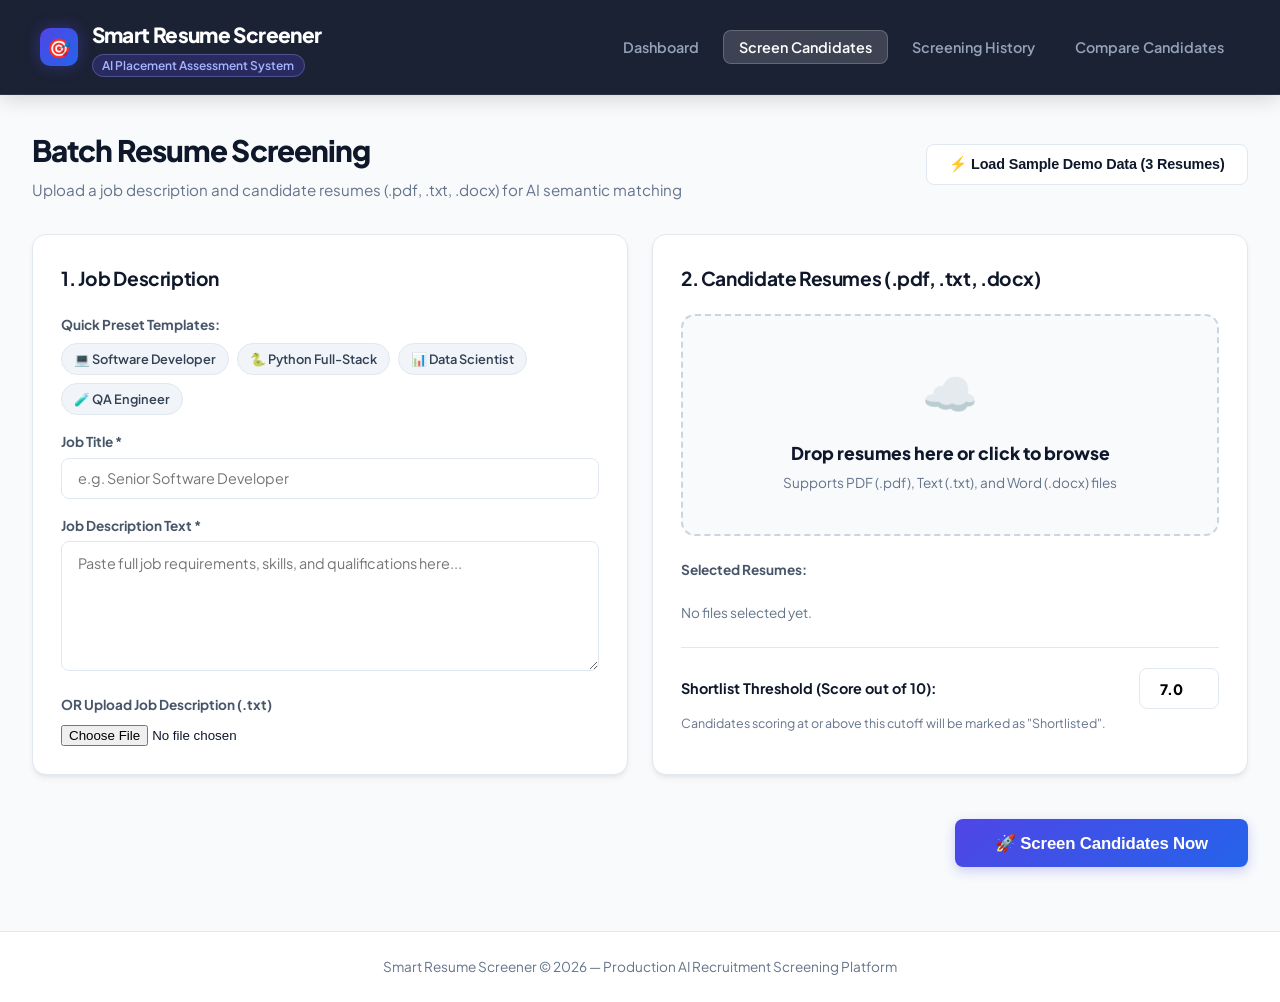
<file: frontend/screen.html>
<!DOCTYPE html>
<html lang="en">
<head>
    <meta charset="UTF-8">
    <meta name="viewport" content="width=device-width, initial-scale=1.0">
    <title>Screen Candidates — Smart Resume Screener</title>
    <link rel="stylesheet" href="css/style.css">
</head>
<body>

    <header class="navbar">
        <div class="logo">
            <div class="logo-icon">🎯</div>
            <div>
                <h1>Smart Resume Screener</h1>
                <span>AI Placement Assessment System</span>
            </div>
        </div>
        <ul class="nav-links">
            <li><a href="index.html">Dashboard</a></li>
            <li><a href="screen.html" class="active">Screen Candidates</a></li>
            <li><a href="history.html">Screening History</a></li>
            <li><a href="compare.html">Compare Candidates</a></li>
        </ul>
    </header>

    <main class="container">
        <div class="page-header">
            <div>
                <h2>Batch Resume Screening</h2>
                <p>Upload a job description and candidate resumes (.pdf, .txt, .docx) for AI semantic matching</p>
            </div>
            <div>
                <button type="button" id="load-sample-btn" class="btn btn-secondary">⚡ Load Sample Demo Data (3 Resumes)</button>
            </div>
        </div>

        <div style="display: grid; grid-template-columns: 1fr 1fr; gap: 1.5rem;">
            <!-- Left Column: Job Description Input -->
            <div class="card">
                <div class="card-title">
                    <span>1. Job Description</span>
                </div>
                
                <div style="margin-bottom: 1rem;">
                    <label style="font-weight: 700; font-size: 0.85rem; color: #475569; display: block; margin-bottom: 0.3rem;">Quick Preset Templates:</label>
                    <div class="preset-chips">
                        <span class="chip" onclick="fillJobPreset('software_dev')">💻 Software Developer</span>
                        <span class="chip" onclick="fillJobPreset('fullstack')">🐍 Python Full-Stack</span>
                        <span class="chip" onclick="fillJobPreset('data_science')">📊 Data Scientist</span>
                        <span class="chip" onclick="fillJobPreset('qa')">🧪 QA Engineer</span>
                    </div>
                </div>

                <div style="margin-bottom: 1rem;">
                    <label style="font-weight: 700; font-size: 0.85rem; color: #475569; display: block; margin-bottom: 0.3rem;">Job Title *</label>
                    <input type="text" id="job-title" class="text-input" placeholder="e.g. Senior Software Developer" style="width: 100%;">
                </div>

                <div style="margin-bottom: 1rem;">
                    <label style="font-weight: 700; font-size: 0.85rem; color: #475569; display: block; margin-bottom: 0.3rem;">Job Description Text *</label>
                    <textarea id="job-description" placeholder="Paste full job requirements, skills, and qualifications here..."></textarea>
                </div>

                <div>
                    <label style="font-weight: 700; font-size: 0.85rem; color: #475569; display: block; margin-bottom: 0.3rem;">OR Upload Job Description (.txt)</label>
                    <input type="file" id="job-file-input" accept=".txt">
                </div>
            </div>

            <!-- Right Column: Resume Upload & Threshold Config -->
            <div class="card">
                <div class="card-title">
                    <span>2. Candidate Resumes (.pdf, .txt, .docx)</span>
                </div>

                <!-- Drag & Drop Dropzone -->
                <div class="dropzone" id="dropzone">
                    <div class="dropzone-icon">☁️</div>
                    <p style="font-weight: 800; font-size: 1.1rem; color: #0f172a; margin-bottom: 0.3rem;">Drop resumes here or click to browse</p>
                    <p style="font-size: 0.85rem; color: #64748b;">Supports PDF (.pdf), Text (.txt), and Word (.docx) files</p>
                    <input type="file" id="resume-file-input" multiple accept=".pdf,.txt,.docx" style="display: none;">
                </div>

                <!-- Selected Files List -->
                <div style="margin-top: 1.25rem;">
                    <label style="font-weight: 700; font-size: 0.85rem; color: #475569;">Selected Resumes:</label>
                    <div id="selected-files-list" class="file-list">
                        <p style="color: #64748b; font-size: 0.85rem;">No files selected yet.</p>
                    </div>
                </div>

                <!-- Shortlist Threshold Selector -->
                <div style="margin-top: 1.5rem; padding-top: 1.25rem; border-top: 1px solid #e2e8f0;">
                    <div style="display: flex; justify-content: space-between; align-items: center;">
                        <label style="font-weight: 700; font-size: 0.9rem; color: #0f172a;">Shortlist Threshold (Score out of 10):</label>
                        <input type="number" id="shortlist-threshold" class="text-input" value="7.0" min="1.0" max="10.0" step="0.5" style="width: 80px; text-align: center; font-weight: 800;">
                    </div>
                    <p style="font-size: 0.78rem; color: #64748b; margin-top: 0.3rem;">Candidates scoring at or above this cutoff will be marked as "Shortlisted".</p>
                </div>
            </div>
        </div>

        <!-- Submit CTA -->
        <div style="text-align: right; margin-top: 1rem; margin-bottom: 2rem;">
            <button type="button" id="run-screen-btn" class="btn btn-primary" style="padding: 0.85rem 2.5rem; font-size: 1.05rem;">🚀 Screen Candidates Now</button>
        </div>

        <!-- Progress Indicator -->
        <div class="card" id="progress-card" style="display: none;">
            <div class="card-title">
                <span>Batch Screening Execution</span>
            </div>
            <div class="progress-container">
                <div class="progress-bar-bg">
                    <div class="progress-bar-fill" id="progress-bar-fill"></div>
                </div>
                <div class="progress-status">
                    <span id="progress-status-text">Initializing batch processing...</span>
                    <span id="progress-percent">0%</span>
                </div>
            </div>
        </div>
    </main>

    <footer>
        <p>Smart Resume Screener &copy; 2026 — Production AI Recruitment Screening Platform</p>
    </footer>

    <script src="js/api.js"></script>
    <script src="js/screen.js"></script>
</body>
</html>
</file>
<file: frontend/css/style.css>
/* Smart Resume Screener — Modern SaaS Recruiter UI Design */
@import url('https://fonts.googleapis.com/css2?family=Plus+Jakarta+Sans:wght@400;500;600;700;800&display=swap');

:root {
  --primary: #4f46e5;
  --primary-hover: #4338ca;
  --primary-light: #e0e7ff;
  --primary-gradient: linear-gradient(135deg, #4f46e5 0%, #2563eb 100%);
  
  --secondary: #0f172a;
  --surface: #ffffff;
  --background: #f8fafc;
  
  --text-main: #0f172a;
  --text-body: #334155;
  --text-muted: #64748b;
  --border: #e2e8f0;
  
  --success: #10b981;
  --success-bg: #d1fae5;
  --success-text: #065f46;
  
  --warning: #f59e0b;
  --warning-bg: #fef3c7;
  --warning-text: #92400e;
  
  --danger: #ef4444;
  --danger-bg: #fee2e2;
  --danger-text: #991b1b;
  
  --info: #06b6d4;
  --info-bg: #cffaff;
  --info-text: #155e75;

  --shadow-sm: 0 1px 2px 0 rgb(0 0 0 / 0.05);
  --shadow-md: 0 4px 6px -1px rgb(0 0 0 / 0.07), 0 2px 4px -2px rgb(0 0 0 / 0.05);
  --shadow-lg: 0 10px 25px -5px rgba(15, 23, 42, 0.08), 0 8px 10px -6px rgba(15, 23, 42, 0.04);
  --radius-sm: 8px;
  --radius: 14px;
  --radius-lg: 20px;
}

* {
  box-sizing: border-box;
  margin: 0;
  padding: 0;
}

body {
  font-family: 'Plus Jakarta Sans', -apple-system, BlinkMacSystemFont, "Segoe UI", Roboto, sans-serif;
  background-color: var(--background);
  color: var(--text-main);
  line-height: 1.6;
  display: flex;
  flex-direction: column;
  min-height: 100vh;
  -webkit-font-smoothing: antialiased;
}

/* Glassmorphism Header */
.navbar {
  background-color: rgba(15, 23, 42, 0.95);
  backdrop-filter: blur(12px);
  -webkit-backdrop-filter: blur(12px);
  color: #ffffff;
  padding: 1.1rem 2.5rem;
  display: flex;
  justify-content: space-between;
  align-items: center;
  position: sticky;
  top: 0;
  z-index: 100;
  border-bottom: 1px solid rgba(255, 255, 255, 0.08);
  box-shadow: 0 4px 20px rgba(0, 0, 0, 0.15);
}

.navbar .logo {
  display: flex;
  align-items: center;
  gap: 0.85rem;
}

.navbar .logo-icon {
  width: 38px;
  height: 38px;
  background: var(--primary-gradient);
  border-radius: 10px;
  display: flex;
  align-items: center;
  justify-content: center;
  font-size: 1.2rem;
  box-shadow: 0 0 15px rgba(79, 70, 229, 0.4);
}

.navbar .logo h1 {
  font-size: 1.3rem;
  font-weight: 800;
  letter-spacing: -0.03em;
  color: #ffffff;
}

.navbar .logo span {
  font-size: 0.75rem;
  color: #a5b4fc;
  background: rgba(79, 70, 229, 0.25);
  border: 1px solid rgba(165, 180, 252, 0.3);
  padding: 0.2rem 0.6rem;
  border-radius: 9999px;
  font-weight: 600;
}

.nav-links {
  display: flex;
  gap: 0.5rem;
  list-style: none;
}

.nav-links a {
  color: #94a3b8;
  text-decoration: none;
  font-weight: 600;
  font-size: 0.9rem;
  padding: 0.5rem 1rem;
  border-radius: var(--radius-sm);
  transition: all 0.2s ease;
}

.nav-links a:hover {
  color: #ffffff;
  background-color: rgba(255, 255, 255, 0.08);
}

.nav-links a.active {
  color: #ffffff;
  background: rgba(255, 255, 255, 0.15);
  box-shadow: inset 0 0 0 1px rgba(255, 255, 255, 0.2);
}

/* Layout Container */
.container {
  max-width: 1280px;
  margin: 2rem auto;
  padding: 0 2rem;
  width: 100%;
  flex: 1;
}

/* Page Headers */
.page-header {
  margin-bottom: 2rem;
  display: flex;
  justify-content: space-between;
  align-items: center;
  flex-wrap: wrap;
  gap: 1rem;
}

.page-header h2 {
  font-size: 1.85rem;
  font-weight: 800;
  color: var(--secondary);
  letter-spacing: -0.03em;
}

.page-header p {
  color: var(--text-muted);
  font-size: 0.95rem;
  margin-top: 0.2rem;
}

/* Metrics Dashboard Cards */
.metrics-grid {
  display: grid;
  grid-template-columns: repeat(auto-fit, minmax(220px, 1fr));
  gap: 1.25rem;
  margin-bottom: 2rem;
}

.metric-card {
  background-color: var(--surface);
  border: 1px solid var(--border);
  border-radius: var(--radius);
  padding: 1.35rem;
  box-shadow: var(--shadow-md);
  position: relative;
  overflow: hidden;
  transition: transform 0.2s ease, box-shadow 0.2s ease;
}

.metric-card:hover {
  transform: translateY(-2px);
  box-shadow: var(--shadow-lg);
}

.metric-card::before {
  content: '';
  position: absolute;
  top: 0;
  left: 0;
  width: 4px;
  height: 100%;
  background: var(--primary-gradient);
}

.metric-card .title {
  font-size: 0.78rem;
  font-weight: 700;
  color: var(--text-muted);
  text-transform: uppercase;
  letter-spacing: 0.06em;
  margin-bottom: 0.4rem;
}

.metric-card .value {
  font-size: 2.2rem;
  font-weight: 800;
  color: var(--secondary);
  line-height: 1.1;
  letter-spacing: -0.03em;
}

.metric-card .subtext {
  font-size: 0.8rem;
  color: var(--text-muted);
  margin-top: 0.4rem;
}

/* Main Card Containers */
.card {
  background-color: var(--surface);
  border: 1px solid var(--border);
  border-radius: var(--radius);
  padding: 1.75rem;
  margin-bottom: 1.75rem;
  box-shadow: var(--shadow-md);
}

.card-title {
  font-size: 1.2rem;
  font-weight: 700;
  margin-bottom: 1.25rem;
  color: var(--secondary);
  display: flex;
  justify-content: space-between;
  align-items: center;
  letter-spacing: -0.02em;
}

/* Form Controls & Toolbar */
.toolbar {
  display: flex;
  justify-content: space-between;
  align-items: center;
  gap: 1rem;
  margin-bottom: 1.25rem;
  flex-wrap: wrap;
}

.filter-group, .sort-group {
  display: flex;
  align-items: center;
  gap: 0.6rem;
}

.search-input, .select-input, .text-input, textarea {
  padding: 0.65rem 1rem;
  border: 1px solid var(--border);
  border-radius: var(--radius-sm);
  font-size: 0.9rem;
  outline: none;
  background-color: #ffffff;
  transition: all 0.2s ease;
  font-family: inherit;
}

.search-input:focus, .select-input:focus, .text-input:focus, textarea:focus {
  border-color: var(--primary);
  box-shadow: 0 0 0 3px rgba(79, 70, 229, 0.12);
}

textarea {
  width: 100%;
  resize: vertical;
  min-height: 130px;
  line-height: 1.5;
}

/* Preset Template Chips */
.preset-chips {
  display: flex;
  flex-wrap: wrap;
  gap: 0.5rem;
  margin-top: 0.5rem;
}

.chip {
  background-color: #f1f5f9;
  color: var(--text-body);
  font-size: 0.8rem;
  font-weight: 600;
  padding: 0.3rem 0.75rem;
  border-radius: 9999px;
  cursor: pointer;
  border: 1px solid var(--border);
  transition: all 0.15s ease;
}

.chip:hover {
  background-color: var(--primary-light);
  color: var(--primary);
  border-color: #c7d2fe;
}

/* Buttons */
.btn {
  display: inline-flex;
  align-items: center;
  justify-content: center;
  gap: 0.5rem;
  padding: 0.7rem 1.4rem;
  font-size: 0.9rem;
  font-weight: 700;
  border-radius: var(--radius-sm);
  border: none;
  cursor: pointer;
  transition: all 0.2s ease;
  text-decoration: none;
  letter-spacing: -0.01em;
}

.btn-primary {
  background: var(--primary-gradient);
  color: #ffffff;
  box-shadow: 0 4px 12px rgba(79, 70, 229, 0.25);
}

.btn-primary:hover {
  transform: translateY(-1px);
  box-shadow: 0 6px 16px rgba(79, 70, 229, 0.35);
}

.btn-secondary {
  background-color: #ffffff;
  color: var(--text-main);
  border: 1px solid var(--border);
}

.btn-secondary:hover {
  background-color: #f8fafc;
  border-color: #cbd5e1;
}

.btn-sm {
  padding: 0.4rem 0.8rem;
  font-size: 0.8rem;
}

.btn-danger {
  background-color: var(--danger);
  color: #ffffff;
}

.btn-danger:hover {
  background-color: #dc2626;
}

/* Candidate Table */
.table-responsive {
  overflow-x: auto;
  border-radius: var(--radius-sm);
  border: 1px solid var(--border);
}

.table {
  width: 100%;
  border-collapse: collapse;
  text-align: left;
  font-size: 0.9rem;
}

.table th {
  background-color: #f8fafc;
  color: var(--text-muted);
  font-weight: 700;
  text-transform: uppercase;
  font-size: 0.75rem;
  letter-spacing: 0.06em;
  padding: 0.9rem 1.1rem;
  border-bottom: 1px solid var(--border);
}

.table td {
  padding: 1.1rem;
  border-bottom: 1px solid var(--border);
  vertical-align: middle;
}

.table tbody tr {
  transition: background-color 0.15s ease;
}

.table tbody tr:hover {
  background-color: #f1f5f9;
}

.candidate-avatar {
  width: 38px;
  height: 38px;
  border-radius: 50%;
  background: var(--primary-light);
  color: var(--primary);
  font-weight: 700;
  font-size: 0.9rem;
  display: flex;
  align-items: center;
  justify-content: center;
  flex-shrink: 0;
}

/* Status Badges */
.badge {
  display: inline-flex;
  align-items: center;
  gap: 0.35rem;
  padding: 0.3rem 0.75rem;
  font-size: 0.75rem;
  font-weight: 700;
  border-radius: 9999px;
  text-transform: uppercase;
  letter-spacing: 0.04em;
}

.badge-success {
  background-color: var(--success-bg);
  color: var(--success-text);
  border: 1px solid #a7f3d0;
}

.badge-danger {
  background-color: var(--danger-bg);
  color: var(--danger-text);
  border: 1px solid #fecaca;
}

.badge-warning {
  background-color: var(--warning-bg);
  color: var(--warning-text);
  border: 1px solid #fde68a;
}

.badge-info {
  background-color: var(--info-bg);
  color: var(--info-text);
  border: 1px solid #a5f3fc;
}

/* Tag Cloud */
.tag-cloud {
  display: flex;
  flex-wrap: wrap;
  gap: 0.45rem;
}

.tag {
  background-color: #f1f5f9;
  color: var(--text-body);
  font-size: 0.8rem;
  font-weight: 600;
  padding: 0.25rem 0.65rem;
  border-radius: 6px;
  border: 1px solid #e2e8f0;
}

.tag-match {
  background-color: var(--success-bg);
  color: var(--success-text);
  border-color: #a7f3d0;
}

.tag-missing {
  background-color: var(--danger-bg);
  color: var(--danger-text);
  border-color: #fecaca;
}

/* Score Indicators */
.score-badge {
  font-size: 1.1rem;
  font-weight: 800;
  padding: 0.3rem 0.7rem;
  border-radius: var(--radius-sm);
  display: inline-block;
}

.score-high {
  background-color: var(--success-bg);
  color: var(--success-text);
}

.score-med {
  background-color: var(--warning-bg);
  color: var(--warning-text);
}

.score-low {
  background-color: var(--danger-bg);
  color: var(--danger-text);
}

/* Drag & Drop Dropzone */
.dropzone {
  border: 2px dashed #cbd5e1;
  border-radius: var(--radius);
  padding: 2.5rem 1.5rem;
  text-align: center;
  background-color: #f8fafc;
  cursor: pointer;
  transition: all 0.2s ease;
}

.dropzone:hover, .dropzone.dragover {
  border-color: var(--primary);
  background-color: #eff6ff;
}

.dropzone-icon {
  font-size: 2.8rem;
  color: var(--primary);
  margin-bottom: 0.75rem;
}

.file-list {
  margin-top: 1.25rem;
  display: flex;
  flex-direction: column;
  gap: 0.6rem;
}

.file-item {
  display: flex;
  justify-content: space-between;
  align-items: center;
  padding: 0.75rem 1rem;
  background: #ffffff;
  border: 1px solid var(--border);
  border-radius: var(--radius-sm);
  font-size: 0.88rem;
  box-shadow: var(--shadow-sm);
}

/* Progress Indicator */
.progress-container {
  margin-top: 1.25rem;
}

.progress-bar-bg {
  width: 100%;
  height: 14px;
  background-color: #e2e8f0;
  border-radius: 9999px;
  overflow: hidden;
}

.progress-bar-fill {
  height: 100%;
  width: 0%;
  background: var(--primary-gradient);
  transition: width 0.4s cubic-bezier(0.4, 0, 0.2, 1);
}

.progress-status {
  display: flex;
  justify-content: space-between;
  font-size: 0.88rem;
  font-weight: 600;
  color: var(--text-muted);
  margin-top: 0.5rem;
}

/* Candidate Deep Dive Layout */
.candidate-header-banner {
  background: linear-gradient(135deg, #0f172a 0%, #1e293b 100%);
  color: #ffffff;
  padding: 2.25rem;
  border-radius: var(--radius-lg);
  margin-bottom: 1.75rem;
  display: flex;
  justify-content: space-between;
  align-items: center;
  flex-wrap: wrap;
  gap: 1.5rem;
  box-shadow: var(--shadow-lg);
}

.candidate-profile-info h2 {
  font-size: 2rem;
  font-weight: 800;
  margin-bottom: 0.5rem;
  letter-spacing: -0.03em;
}

.candidate-meta {
  display: flex;
  gap: 1rem;
  color: #cbd5e1;
  font-size: 0.9rem;
  flex-wrap: wrap;
}

.contact-pill {
  background: rgba(255, 255, 255, 0.1);
  padding: 0.25rem 0.75rem;
  border-radius: 9999px;
  border: 1px solid rgba(255, 255, 255, 0.15);
  display: inline-flex;
  align-items: center;
  gap: 0.4rem;
}

.score-display-box {
  background: rgba(255, 255, 255, 0.08);
  padding: 1.25rem 1.75rem;
  border-radius: 16px;
  text-align: center;
  border: 1px solid rgba(255, 255, 255, 0.18);
  backdrop-filter: blur(8px);
}

.score-number {
  font-size: 2.8rem;
  font-weight: 900;
  line-height: 1;
  color: #38bdf8;
  letter-spacing: -0.03em;
}

.score-label {
  font-size: 0.8rem;
  font-weight: 700;
  text-transform: uppercase;
  letter-spacing: 0.06em;
  color: #94a3b8;
  margin-top: 0.35rem;
}

.analysis-grid {
  display: grid;
  grid-template-columns: repeat(auto-fit, minmax(320px, 1fr));
  gap: 1.5rem;
  margin-bottom: 1.5rem;
}

/* Highlight Box */
.highlight-box {
  background: linear-gradient(135deg, #eff6ff 0%, #e0e7ff 100%);
  border-left: 5px solid var(--primary);
  padding: 1.25rem 1.5rem;
  border-radius: 0 var(--radius) var(--radius) 0;
  margin-bottom: 1.5rem;
  box-shadow: var(--shadow-sm);
}

.highlight-box h4 {
  color: var(--primary);
  font-size: 1.05rem;
  font-weight: 800;
  margin-bottom: 0.4rem;
  display: flex;
  align-items: center;
  gap: 0.5rem;
}

/* Footer */
footer {
  background-color: var(--surface);
  border-top: 1px solid var(--border);
  padding: 1.5rem;
  text-align: center;
  font-size: 0.85rem;
  color: var(--text-muted);
  margin-top: auto;
}

/* Responsive adjust */
@media (max-width: 768px) {
  .navbar {
    flex-direction: column;
    gap: 1rem;
    align-items: flex-start;
    padding: 1rem;
  }
  .page-header {
    flex-direction: column;
    align-items: flex-start;
    gap: 1rem;
  }
  .candidate-header-banner {
    flex-direction: column;
    align-items: flex-start;
  }
}
</file>
